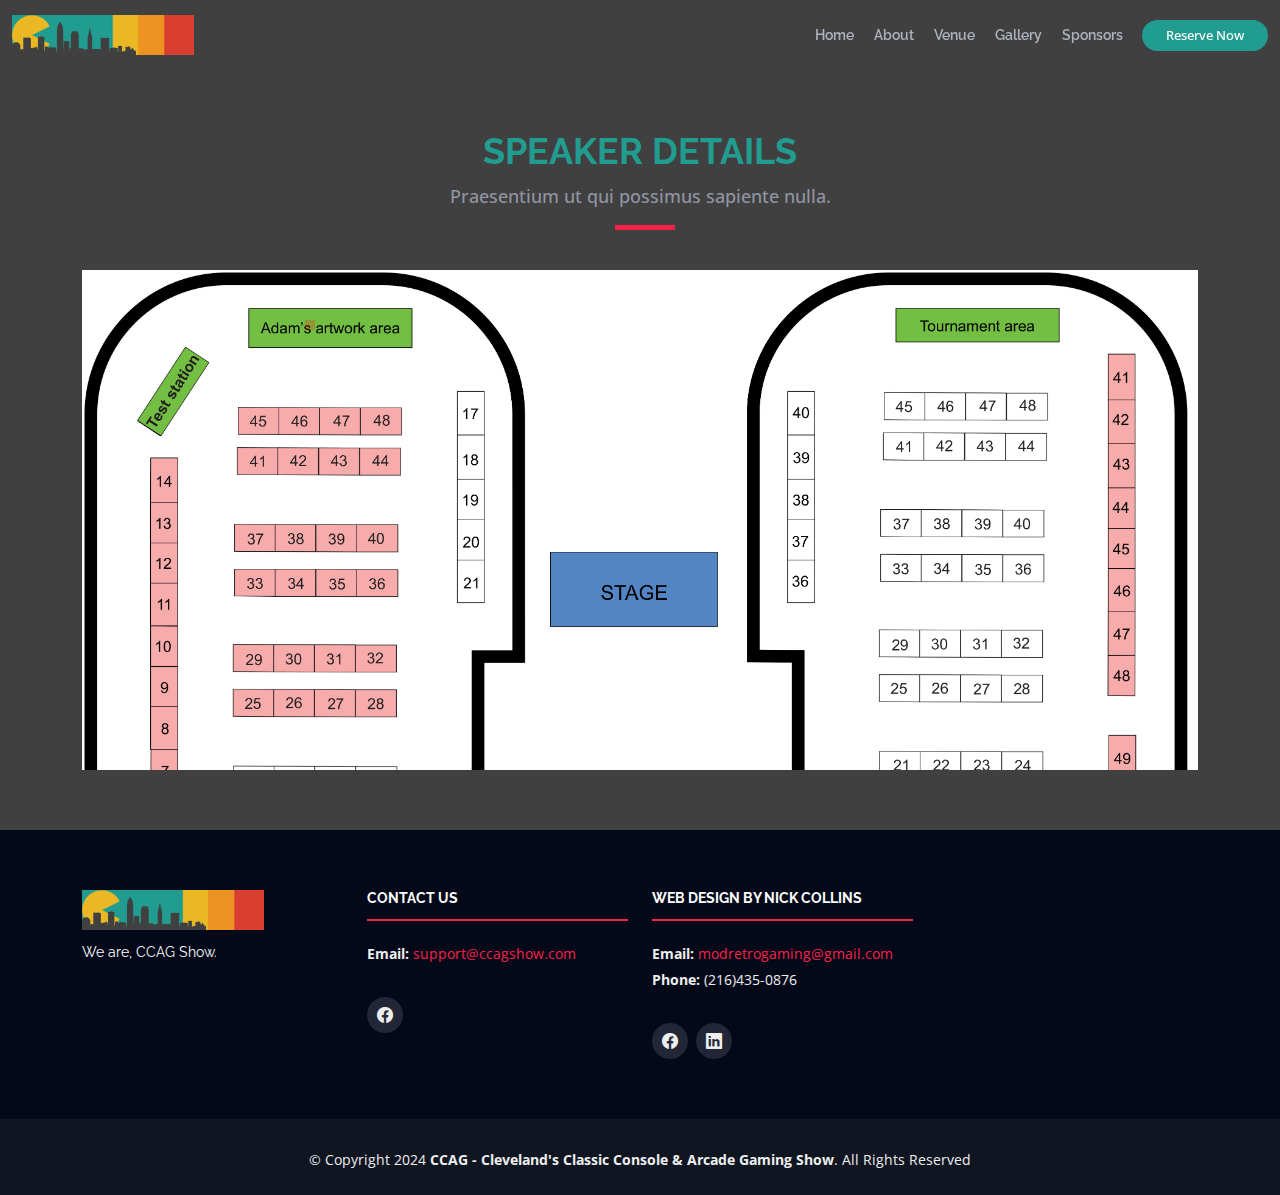
<file: booth_status.html>
<!DOCTYPE html>
<html lang="en">

<head>
  <meta charset="utf-8">
  <meta content="width=device-width, initial-scale=1.0" name="viewport">

  <title>CCAG 2024 Registration</title>
  <meta content="" name="description">
  <meta content="" name="keywords">

  <!-- Favicons -->
  <link href="assets/img/favicon.png" rel="icon">
  <link href="assets/img/apple-touch-icon.png" rel="apple-touch-icon">

  <!-- Google Fonts -->
  <link href="https://fonts.googleapis.com/css?family=Open+Sans:300,300i,400,400i,700,700i|Raleway:300,400,500,700,800" rel="stylesheet">

  <!-- Vendor CSS Files -->
  <link href="assets/vendor/aos/aos.css" rel="stylesheet">
  <link href="assets/vendor/bootstrap/css/bootstrap.min.css" rel="stylesheet">
  <link href="assets/vendor/bootstrap-icons/bootstrap-icons.css" rel="stylesheet">
  <link href="assets/vendor/glightbox/css/glightbox.min.css" rel="stylesheet">
  <link href="assets/vendor/swiper/swiper-bundle.min.css" rel="stylesheet">

  <!-- Template Main CSS File -->
  <link href="assets/css/style.css" rel="stylesheet">

  <!-- =======================================================
  * Template Name: TheEvent
  * Updated: Sep 18 2023 with Bootstrap v5.3.2
  * Template URL: https://bootstrapmade.com/theevent-conference-event-bootstrap-template/
  * Author: BootstrapMade.com
  * License: https://bootstrapmade.com/license/
  ======================================================== -->
</head>

<body>

  <!-- ======= Header ======= -->
  <header id="header" class="d-flex align-items-center header-inner">
    <div class="container-fluid container-xxl d-flex align-items-center">

      <div id="logo" class="me-auto">
        <!-- Uncomment below if you prefer to use a text logo -->
        <!-- <h1><a href="index.html">The<span>Event</span></a></h1>-->
        <a href="index.html" class="scrollto"><img src="assets/img/logo.png" alt="" title=""></a>
      </div>

      <nav id="navbar" class="navbar order-last order-lg-0">
        <ul>
          <li><a class="nav-link scrollto " href="/index.html#hero">Home</a></li>
          <li><a class="nav-link scrollto" href="/index.html#about">About</a></li>
          <!--<li><a class="nav-link scrollto" href="/index.html#speakers">Speakers</a></li>-->
          <!--<li><a class="nav-link scrollto" href="/index.html#schedule">Schedule</a></li>-->
          <li><a class="nav-link scrollto" href="/index.html#venue">Venue</a></li>
          <!--<li><a class="nav-link scrollto" href="#/index.htmlhotels">Hotels</a></li>-->
          <li><a class="nav-link scrollto" href="/index.html#gallery">Gallery</a></li>
          <li><a class="nav-link scrollto" href="/index.html#supporters">Sponsors</a></li>
          <!-- <li class="dropdown"><a href="#"><span>Drop Down</span> <i class="bi bi-chevron-down"></i></a>
          <ul>
            <li><a href="#">Drop Down 1</a></li>
            <li class="dropdown"><a href="#"><span>Deep Drop Down</span> <i class="bi bi-chevron-right"></i></a>
              <ul>
                <li><a href="#">Deep Drop Down 1</a></li>
                <li><a href="#">Deep Drop Down 2</a></li>
                <li><a href="#">Deep Drop Down 3</a></li>
                <li><a href="#">Deep Drop Down 4</a></li>
                <li><a href="#">Deep Drop Down 5</a></li>
              </ul>
            </li>
            <li><a href="#">Drop Down 2</a></li>
            <li><a href="#">Drop Down 3</a></li>
            <li><a href="#">Drop Down 4</a></li>
          </ul>
        </li> -->
          <!--<li><a class="nav-link scrollto" href="#contact">Contact</a></li>-->
        </ul>
        <i class="bi bi-list mobile-nav-toggle"></i>
      </nav><!-- .navbar -->
      <a class="buy-tickets scrollto" href="/registration.html">Reserve Now</a>

    </div>
  </header><!-- End Header -->

  <main id="main" class="main-page">

    <!-- ======= Speaker Details Sectionn ======= -->
    <section id="speakers-details">
      <div class="container">
        <div class="section-header">
          <h2>Speaker Details</h2>
          <p>Praesentium ut qui possimus sapiente nulla.</p>
        </div>

        <div class="row">
          <div class="col-md-12">
            <div id="booth-container">
              <div class="booth" style="top: 10%; left: 20%;"></div>
              <div class="booth2" style="top: 0%; left: 25%;"></div>
              <!-- Add more booth divs as needed -->
            </div>
          </div>
          </div>
          </div>
          

          



    </section>

  </main><!-- End #main -->

      <!-- ======= Footer ======= -->
      <footer id="footer">
        <div class="footer-top">
           <div class="container">
              <div class="row">
                 <div class="col-lg-3 col-md-6 footer-info">
                    <img src="assets/img/logo.png" alt="TheEvenet">
                    <p>We are, CCAG Show.</p>
                 </div>
                 <!--	
                    <div class="col-lg-3 col-md-6 footer-links">
                      <h4>Useful Links</h4>
                      <ul>
                        <li><i class="bi bi-chevron-right"></i> <a href="#">Home</a></li>
                        <li><i class="bi bi-chevron-right"></i> <a href="#">About us</a></li>
                        <li><i class="bi bi-chevron-right"></i> <a href="#">Services</a></li>
                        <li><i class="bi bi-chevron-right"></i> <a href="#">Terms of service</a></li>
                        <li><i class="bi bi-chevron-right"></i> <a href="#">Privacy policy</a></li>
                      </ul>
                    </div>
                    -->
                 <!--
                    <div class="col-lg-3 col-md-6 footer-links">
                      <h4>Useful Links</h4>
                      <ul>
                        <li><i class="bi bi-chevron-right"></i> <a href="#">Home</a></li>
                        <li><i class="bi bi-chevron-right"></i> <a href="#">About us</a></li>
                        <li><i class="bi bi-chevron-right"></i> <a href="#">Services</a></li>
                        <li><i class="bi bi-chevron-right"></i> <a href="#">Terms of service</a></li>
                        <li><i class="bi bi-chevron-right"></i> <a href="#">Privacy policy</a></li>
                      </ul>
                    </div>
                    -->
                 <div class="col-lg-3 col-md-6 footer-contact">
                    <h4>Contact Us</h4>
                    <p>
                       <strong>Email:  </strong><a href="mailto:support@ccagshow.com" target="_blank">support@ccagshow.com</a><br>
                    </p>
                    <div class="social-links">
                       <!--<a href="#" class="twitter"><i class="bi bi-twitter"></i></a>-->
                       <a href="https://www.facebook.com/CCAGshow" target="_blank" class="facebook"><i class="bi bi-facebook"></i></a>
                       <!--<a href="#" class="instagram"><i class="bi bi-instagram"></i></a>-->
                       <!--<a href="#" class="google-plus"><i class="bi bi-instagram"></i></a>-->
                       <!--<a href="#" class="linkedin"><i class="bi bi-linkedin"></i></a>-->
                    </div>
                 </div>
                 <div class="col-lg-3 col-md-6 footer-contact">
                    <h4>WEB DESIGN by NICK COLLINS</h4>
                    <p>
                       <strong>Email:  </strong><a href="mailto:modretrogaming@gmail.com" target="_blank">modretrogaming@gmail.com</a><br>
                       <strong>Phone:  </strong>(216)435-0876<br>
                    </p>
                    <div class="social-links">
                       <!--<a href="#" class="twitter"><i class="bi bi-twitter"></i></a>-->
                       <a href="https://www.facebook.com/ModRetroGaming" target="_blank" class="facebook"><i class="bi bi-facebook"></i></a>
                       <!--<a href="#" class="instagram"><i class="bi bi-instagram"></i></a>-->
                       <!--<a href="#" class="google-plus"><i class="bi bi-instagram"></i></a>-->
                       <a href="https://www.linkedin.com/public-profile/settings?trk=d_flagship3_profile_self_view_public_profile" target="_blank" class="linkedin"><i class="bi bi-linkedin"></i></a>
                    </div>
                 </div>
              </div>
           </div>
        </div>
        <div class="container">
           <div class="copyright">
              &copy; Copyright 2024 <strong>CCAG - Cleveland's Classic Console & Arcade Gaming Show</strong>. All Rights Reserved
           </div>
        </div>
     </footer>
     <!-- End  Footer -->

 <a href="#" class="back-to-top d-flex align-items-center justify-content-center"><i class="bi bi-arrow-up-short"></i></a>

 <!-- Vendor JS Files -->
 <script src="assets/vendor/aos/aos.js"></script>
 <script src="assets/vendor/bootstrap/js/bootstrap.bundle.min.js"></script>
 <script src="assets/vendor/glightbox/js/glightbox.min.js"></script>
 <script src="assets/vendor/swiper/swiper-bundle.min.js"></script>
 <script src="assets/vendor/php-email-form/validate.js"></script>

 <!-- Template Main JS File -->
 <script src="assets/js/main.js"></script>

</body>

</html>
</file>
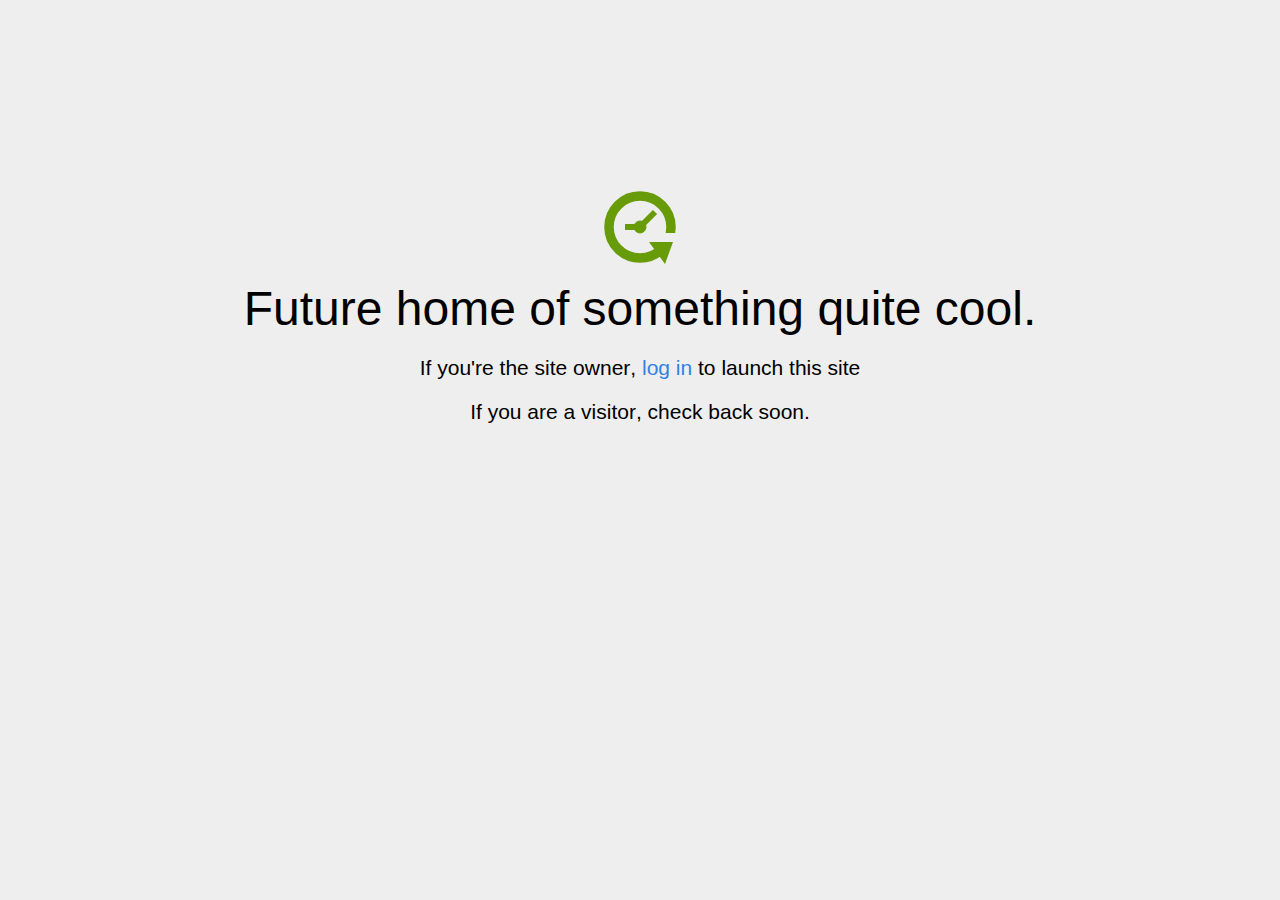
<file: home.html>
<!DOCTYPE html>
<html>
<head>
<title>Coming Soon</title>
<meta http-equiv="content-type" content="text/html; charset=utf-8" >
<meta name="viewport" content="width=device-width, initial-scale=1.0">
<style type="text/css">
body {
  /*background: linear-gradient(90deg, white, gray);*/
  background-color: #eee;
}

body, h1, p {
  font-family: "Helvetica Neue", "Segoe UI", Segoe, Helvetica, Arial, "Lucida Grande", sans-serif;
  font-weight: normal;
  margin: 0;
  padding: 0;
  text-align: center;
}

.container {
  margin-left:  auto;
  margin-right:  auto;
  margin-top: 177px;
  max-width: 1170px;
  padding-right: 15px;
  padding-left: 15px;
}

.row:before, .row:after {
  display: table;
  content: " ";
}

h1 {
  font-size: 48px;
  font-weight: 300;
  margin: 0 0 20px 0;
}

.lead {
  font-size: 21px;
  font-weight: 200;
  margin-bottom: 20px;
}

p {
  margin: 0 0 10px;
}

a {
  color: #3282e6;
  text-decoration: none;
}
</style>
</head>

<body>
<div class="container text-center" id="error">

  <svg height="100" width="100">
    <circle cx="50" cy="50" r="31" stroke="#679b08" stroke-width="9.5" fill="none" />
    <circle cx="50" cy="50" r="6" stroke="#679b08" stroke-width="1" fill="#679b08" />
    <line x1="50" y1="50" x2="35" y2="50" style="stroke:#679b08;stroke-width:6" />
    <line x1="65" y1="35" x2="50" y2="50" style="stroke:#679b08;stroke-width:6" />
    <path d="M59 65 L83 65 L75 87 Z" fill="#679b08" />
    <rect width="20" height="9" x="70" y="56" style="fill:#eee;stroke-width:0;" />
  </svg>
  <div class="row">
    <div class="col-md-12">
      <div class="main-icon text-success"><span class="uxicon uxicon-clock-refresh"></span></div>
      <h1>Future home of something quite cool.</h1>
      <p class="lead">If you're the <strong>site owner</strong>, <a href="/cpanel">log in</a> to launch this site</p>
      <p class="lead">If you are a <strong>visitor</strong>, check back soon.</p>
    </div>
  </div>

</div>

</body>
</html>
</file>
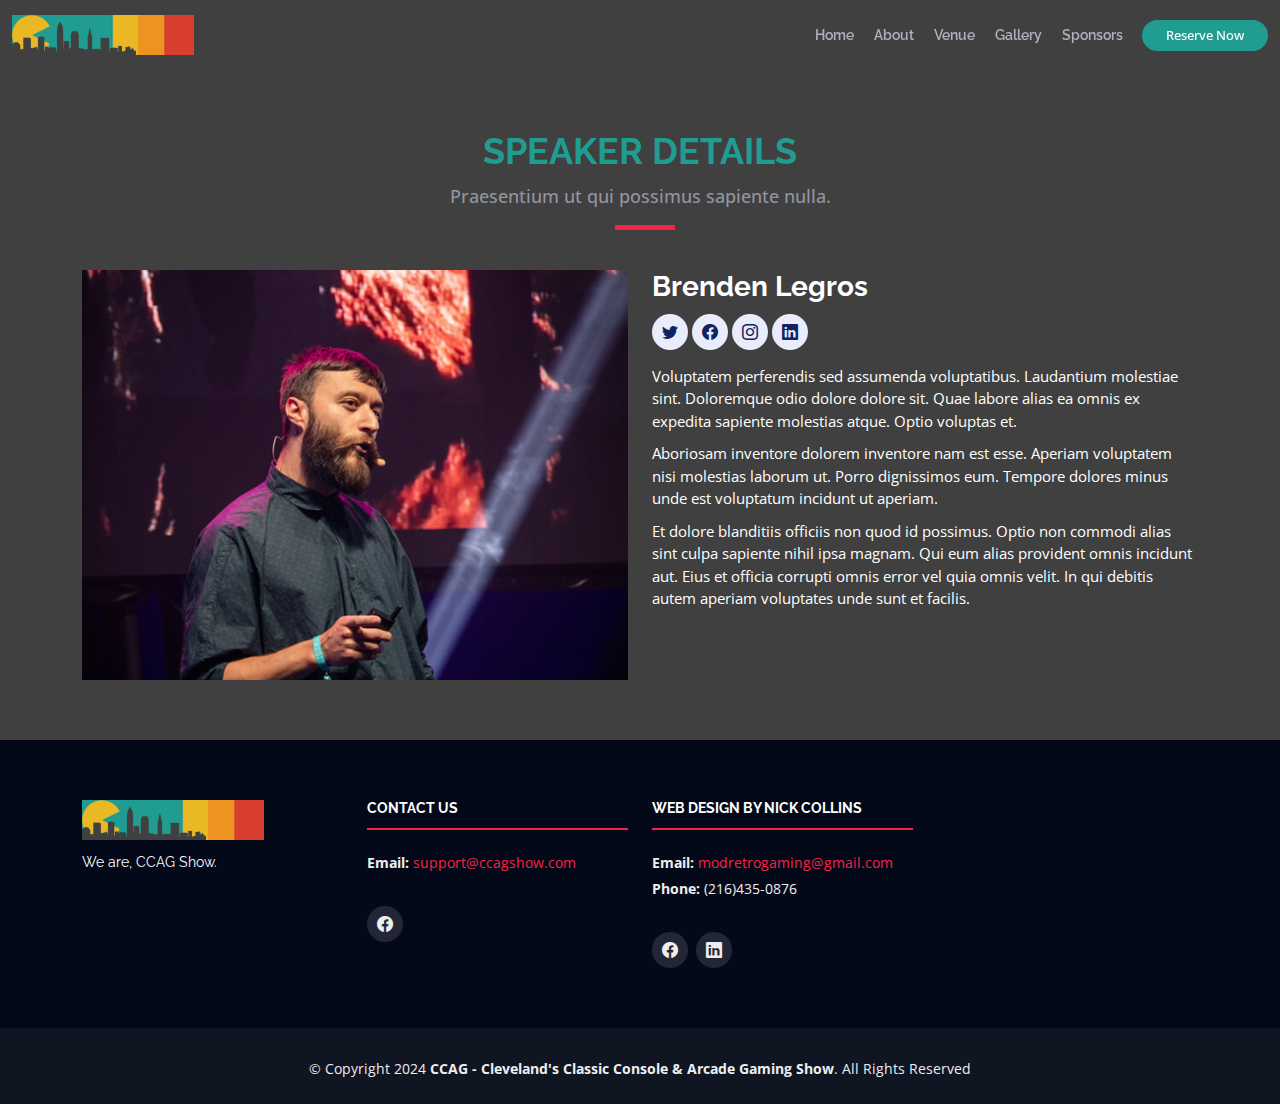
<file: i(2)-details.html>
<!DOCTYPE html>
<html lang="en">

<head>
  <meta charset="utf-8">
  <meta content="width=device-width, initial-scale=1.0" name="viewport">

  <title>CCAG 2024 Registration</title>
  <meta content="" name="description">
  <meta content="" name="keywords">

  <!-- Favicons -->
  <link href="assets/img/favicon.png" rel="icon">
  <link href="assets/img/apple-touch-icon.png" rel="apple-touch-icon">

  <!-- Google Fonts -->
  <link href="https://fonts.googleapis.com/css?family=Open+Sans:300,300i,400,400i,700,700i|Raleway:300,400,500,700,800" rel="stylesheet">

  <!-- Vendor CSS Files -->
  <link href="assets/vendor/aos/aos.css" rel="stylesheet">
  <link href="assets/vendor/bootstrap/css/bootstrap.min.css" rel="stylesheet">
  <link href="assets/vendor/bootstrap-icons/bootstrap-icons.css" rel="stylesheet">
  <link href="assets/vendor/glightbox/css/glightbox.min.css" rel="stylesheet">
  <link href="assets/vendor/swiper/swiper-bundle.min.css" rel="stylesheet">

  <!-- Template Main CSS File -->
  <link href="assets/css/style.css" rel="stylesheet">

  <!-- =======================================================
  * Template Name: TheEvent
  * Updated: Sep 18 2023 with Bootstrap v5.3.2
  * Template URL: https://bootstrapmade.com/theevent-conference-event-bootstrap-template/
  * Author: BootstrapMade.com
  * License: https://bootstrapmade.com/license/
  ======================================================== -->
</head>

<body>

  <!-- ======= Header ======= -->
  <header id="header" class="d-flex align-items-center header-inner">
    <div class="container-fluid container-xxl d-flex align-items-center">

      <div id="logo" class="me-auto">
        <!-- Uncomment below if you prefer to use a text logo -->
        <!-- <h1><a href="index.html">The<span>Event</span></a></h1>-->
        <a href="index.html" class="scrollto"><img src="assets/img/logo.png" alt="" title=""></a>
      </div>

      <nav id="navbar" class="navbar order-last order-lg-0">
        <ul>
          <li><a class="nav-link scrollto " href="/index.html#hero">Home</a></li>
          <li><a class="nav-link scrollto" href="/index.html#about">About</a></li>
          <!--<li><a class="nav-link scrollto" href="/index.html#speakers">Speakers</a></li>-->
          <!--<li><a class="nav-link scrollto" href="/index.html#schedule">Schedule</a></li>-->
          <li><a class="nav-link scrollto" href="/index.html#venue">Venue</a></li>
          <!--<li><a class="nav-link scrollto" href="#/index.htmlhotels">Hotels</a></li>-->
          <li><a class="nav-link scrollto" href="/index.html#gallery">Gallery</a></li>
          <li><a class="nav-link scrollto" href="/index.html#supporters">Sponsors</a></li>
          <!-- <li class="dropdown"><a href="#"><span>Drop Down</span> <i class="bi bi-chevron-down"></i></a>
          <ul>
            <li><a href="#">Drop Down 1</a></li>
            <li class="dropdown"><a href="#"><span>Deep Drop Down</span> <i class="bi bi-chevron-right"></i></a>
              <ul>
                <li><a href="#">Deep Drop Down 1</a></li>
                <li><a href="#">Deep Drop Down 2</a></li>
                <li><a href="#">Deep Drop Down 3</a></li>
                <li><a href="#">Deep Drop Down 4</a></li>
                <li><a href="#">Deep Drop Down 5</a></li>
              </ul>
            </li>
            <li><a href="#">Drop Down 2</a></li>
            <li><a href="#">Drop Down 3</a></li>
            <li><a href="#">Drop Down 4</a></li>
          </ul>
        </li> -->
          <!--<li><a class="nav-link scrollto" href="#contact">Contact</a></li>-->
        </ul>
        <i class="bi bi-list mobile-nav-toggle"></i>
      </nav><!-- .navbar -->
      <a class="buy-tickets scrollto" href="/registration.html">Reserve Now</a>

    </div>
  </header><!-- End Header -->

  <main id="main" class="main-page">

    <!-- ======= Speaker Details Sectionn ======= -->
    <section id="speakers-details">
      <div class="container">
        <div class="section-header">
          <h2>Speaker Details</h2>
          <p>Praesentium ut qui possimus sapiente nulla.</p>
        </div>

        <div class="row">
          <div class="col-md-6">
            <img src="assets/img/speakers/1.jpg" alt="Speaker 1" class="img-fluid">
          </div>

          <div class="col-md-6">
            <div class="details">
              <h2>Brenden Legros</h2>
              <div class="social">
                <a href=""><i class="bi bi-twitter"></i></a>
                <a href=""><i class="bi bi-facebook"></i></a>
                <a href=""><i class="bi bi-instagram"></i></a>
                <a href=""><i class="bi bi-linkedin"></i></a>
              </div>
              <p>Voluptatem perferendis sed assumenda voluptatibus. Laudantium molestiae sint. Doloremque odio dolore dolore sit. Quae labore alias ea omnis ex expedita sapiente molestias atque. Optio voluptas et.</p>

              <p>Aboriosam inventore dolorem inventore nam est esse. Aperiam voluptatem nisi molestias laborum ut. Porro dignissimos eum. Tempore dolores minus unde est voluptatum incidunt ut aperiam.</p>

              <p>Et dolore blanditiis officiis non quod id possimus. Optio non commodi alias sint culpa sapiente nihil ipsa magnam. Qui eum alias provident omnis incidunt aut. Eius et officia corrupti omnis error vel quia omnis velit. In qui debitis autem aperiam voluptates unde sunt et facilis.</p>
            </div>
          </div>

        </div>
      </div>

    </section>

  </main><!-- End #main -->

      <!-- ======= Footer ======= -->
      <footer id="footer">
        <div class="footer-top">
           <div class="container">
              <div class="row">
                 <div class="col-lg-3 col-md-6 footer-info">
                    <img src="assets/img/logo.png" alt="TheEvenet">
                    <p>We are, CCAG Show.</p>
                 </div>
                 <!--	
                    <div class="col-lg-3 col-md-6 footer-links">
                      <h4>Useful Links</h4>
                      <ul>
                        <li><i class="bi bi-chevron-right"></i> <a href="#">Home</a></li>
                        <li><i class="bi bi-chevron-right"></i> <a href="#">About us</a></li>
                        <li><i class="bi bi-chevron-right"></i> <a href="#">Services</a></li>
                        <li><i class="bi bi-chevron-right"></i> <a href="#">Terms of service</a></li>
                        <li><i class="bi bi-chevron-right"></i> <a href="#">Privacy policy</a></li>
                      </ul>
                    </div>
                    -->
                 <!--
                    <div class="col-lg-3 col-md-6 footer-links">
                      <h4>Useful Links</h4>
                      <ul>
                        <li><i class="bi bi-chevron-right"></i> <a href="#">Home</a></li>
                        <li><i class="bi bi-chevron-right"></i> <a href="#">About us</a></li>
                        <li><i class="bi bi-chevron-right"></i> <a href="#">Services</a></li>
                        <li><i class="bi bi-chevron-right"></i> <a href="#">Terms of service</a></li>
                        <li><i class="bi bi-chevron-right"></i> <a href="#">Privacy policy</a></li>
                      </ul>
                    </div>
                    -->
                 <div class="col-lg-3 col-md-6 footer-contact">
                    <h4>Contact Us</h4>
                    <p>
                       <strong>Email:  </strong><a href="mailto:support@ccagshow.com" target="_blank">support@ccagshow.com</a><br>
                    </p>
                    <div class="social-links">
                       <!--<a href="#" class="twitter"><i class="bi bi-twitter"></i></a>-->
                       <a href="https://www.facebook.com/CCAGshow" target="_blank" class="facebook"><i class="bi bi-facebook"></i></a>
                       <!--<a href="#" class="instagram"><i class="bi bi-instagram"></i></a>-->
                       <!--<a href="#" class="google-plus"><i class="bi bi-instagram"></i></a>-->
                       <!--<a href="#" class="linkedin"><i class="bi bi-linkedin"></i></a>-->
                    </div>
                 </div>
                 <div class="col-lg-3 col-md-6 footer-contact">
                    <h4>WEB DESIGN by NICK COLLINS</h4>
                    <p>
                       <strong>Email:  </strong><a href="mailto:modretrogaming@gmail.com" target="_blank">modretrogaming@gmail.com</a><br>
                       <strong>Phone:  </strong>(216)435-0876<br>
                    </p>
                    <div class="social-links">
                       <!--<a href="#" class="twitter"><i class="bi bi-twitter"></i></a>-->
                       <a href="https://www.facebook.com/ModRetroGaming" target="_blank" class="facebook"><i class="bi bi-facebook"></i></a>
                       <!--<a href="#" class="instagram"><i class="bi bi-instagram"></i></a>-->
                       <!--<a href="#" class="google-plus"><i class="bi bi-instagram"></i></a>-->
                       <a href="https://www.linkedin.com/public-profile/settings?trk=d_flagship3_profile_self_view_public_profile" target="_blank" class="linkedin"><i class="bi bi-linkedin"></i></a>
                    </div>
                 </div>
              </div>
           </div>
        </div>
        <div class="container">
           <div class="copyright">
              &copy; Copyright 2024 <strong>CCAG - Cleveland's Classic Console & Arcade Gaming Show</strong>. All Rights Reserved
           </div>
        </div>
     </footer>
     <!-- End  Footer -->

 <a href="#" class="back-to-top d-flex align-items-center justify-content-center"><i class="bi bi-arrow-up-short"></i></a>

 <!-- Vendor JS Files -->
 <script src="assets/vendor/aos/aos.js"></script>
 <script src="assets/vendor/bootstrap/js/bootstrap.bundle.min.js"></script>
 <script src="assets/vendor/glightbox/js/glightbox.min.js"></script>
 <script src="assets/vendor/swiper/swiper-bundle.min.js"></script>
 <script src="assets/vendor/php-email-form/validate.js"></script>

 <!-- Template Main JS File -->
 <script src="assets/js/main.js"></script>

</body>

</html>
</file>
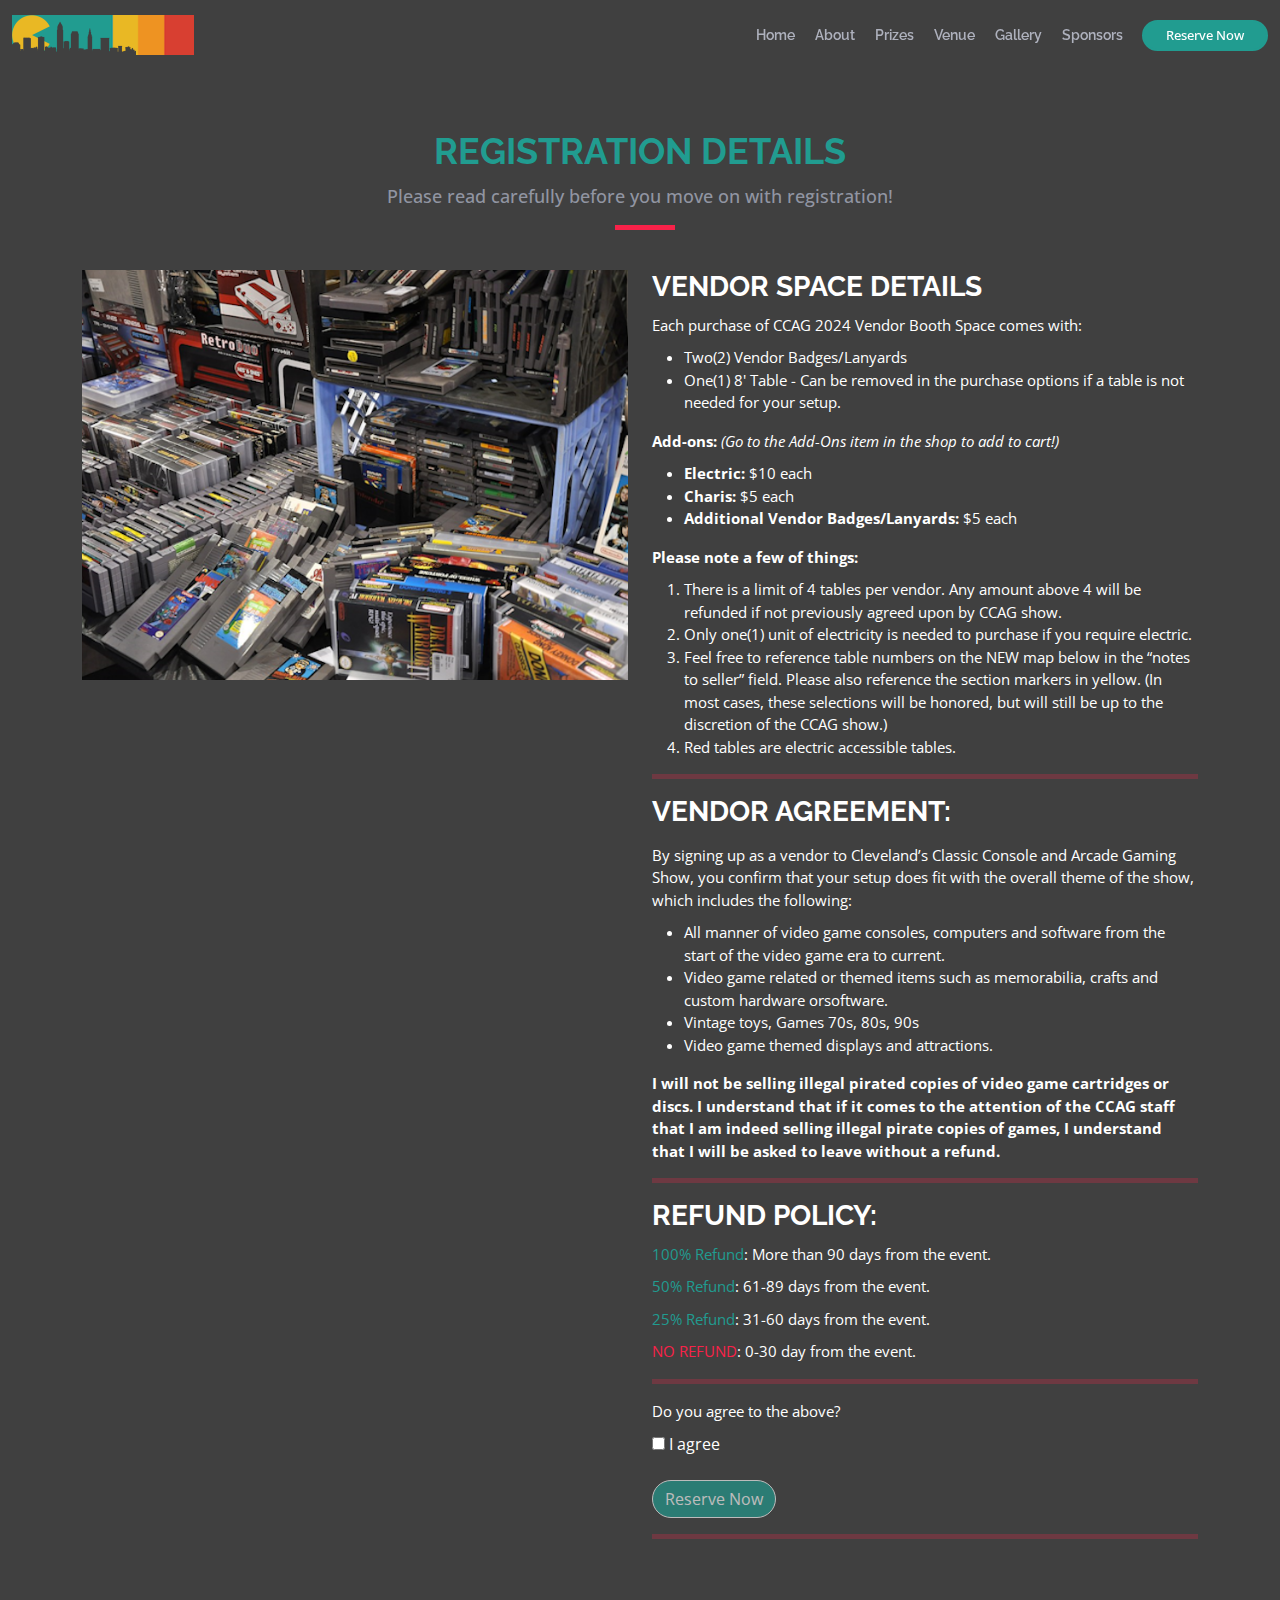
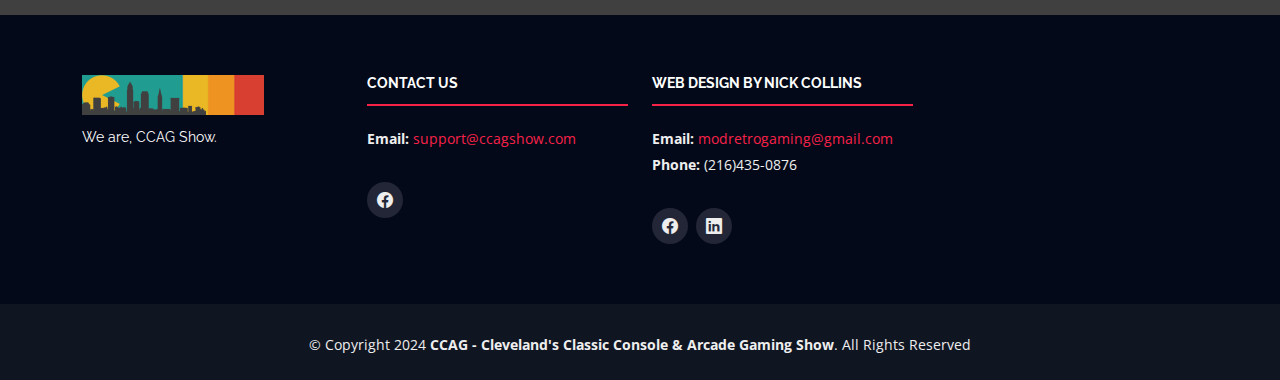
<file: registration.html>
<!DOCTYPE html>
<html lang="en">

<head>
  <meta charset="utf-8">
  <meta content="width=device-width, initial-scale=1.0" name="viewport">

  <title>CCAG 2024 Registration</title>
  <meta content="" name="description">
  <meta content="" name="keywords">

  <!-- Favicons -->
  <link href="assets/img/favicon.png" rel="icon">
  <link href="assets/img/apple-touch-icon.png" rel="apple-touch-icon">

  <!-- Google Fonts -->
  <link href="https://fonts.googleapis.com/css?family=Open+Sans:300,300i,400,400i,700,700i|Raleway:300,400,500,700,800" rel="stylesheet">

  <!-- Vendor CSS Files -->
  <link href="assets/vendor/aos/aos.css" rel="stylesheet">
  <link href="assets/vendor/bootstrap/css/bootstrap.min.css" rel="stylesheet">
  <link href="assets/vendor/bootstrap-icons/bootstrap-icons.css" rel="stylesheet">
  <link href="assets/vendor/glightbox/css/glightbox.min.css" rel="stylesheet">
  <link href="assets/vendor/swiper/swiper-bundle.min.css" rel="stylesheet">

  <!-- Template Main CSS File -->
  <link href="assets/css/style.css" rel="stylesheet">

  <!-- =======================================================
  * Template Name: TheEvent
  * Updated: Sep 18 2023 with Bootstrap v5.3.2
  * Template URL: https://bootstrapmade.com/theevent-conference-event-bootstrap-template/
  * Author: BootstrapMade.com
  * License: https://bootstrapmade.com/license/
  ======================================================== -->
</head>

<body>

  <!-- ======= Header ======= -->
  <header id="header" class="d-flex align-items-center header-inner">
    <div class="container-fluid container-xxl d-flex align-items-center">

      <div id="logo" class="me-auto">
        <!-- Uncomment below if you prefer to use a text logo -->
        <!-- <h1><a href="index.html">The<span>Event</span></a></h1>-->
        <a href="index.html" class="scrollto"><img src="assets/img/logo.png" alt="" title=""></a>
      </div>

      <nav id="navbar" class="navbar order-last order-lg-0">
        <ul>
          <li><a class="nav-link scrollto " href="/index.html#hero">Home</a></li>
          <li><a class="nav-link scrollto" href="/index.html#about">About</a></li>
          <!--<li><a class="nav-link scrollto" href="/index.html#speakers">Speakers</a></li>-->
          <!--<li><a class="nav-link scrollto" href="/index.html#schedule">Schedule</a></li>-->
          <li><a class="nav-link scrollto" href="/index.html#prizes">Prizes</a></li>
          <li><a class="nav-link scrollto" href="/index.html#venue">Venue</a></li>
          <!--<li><a class="nav-link scrollto" href="#/index.htmlhotels">Hotels</a></li>-->
          <li><a class="nav-link scrollto" href="/index.html#gallery">Gallery</a></li>
          <li><a class="nav-link scrollto" href="/index.html#supporters">Sponsors</a></li>
          <!-- <li class="dropdown"><a href="#"><span>Drop Down</span> <i class="bi bi-chevron-down"></i></a>
          <ul>
            <li><a href="#">Drop Down 1</a></li>
            <li class="dropdown"><a href="#"><span>Deep Drop Down</span> <i class="bi bi-chevron-right"></i></a>
              <ul>
                <li><a href="#">Deep Drop Down 1</a></li>
                <li><a href="#">Deep Drop Down 2</a></li>
                <li><a href="#">Deep Drop Down 3</a></li>
                <li><a href="#">Deep Drop Down 4</a></li>
                <li><a href="#">Deep Drop Down 5</a></li>
              </ul>
            </li>
            <li><a href="#">Drop Down 2</a></li>
            <li><a href="#">Drop Down 3</a></li>
            <li><a href="#">Drop Down 4</a></li>
          </ul>
        </li> -->
          <!--<li><a class="nav-link scrollto" href="#contact">Contact</a></li>-->
        </ul>
        <i class="bi bi-list mobile-nav-toggle"></i>
      </nav><!-- .navbar -->
      <a class="buy-tickets scrollto" href="/registration.html">Reserve Now</a>

    </div>
  </header><!-- End Header -->

  <main id="main" class="main-page">

    <!-- ======= Speaker Details Sectionn ======= -->
    <section id="speakers-details">
      <div class="container">
        <div class="section-header">
          <h2>Registration Details</h2>
          <p>Please read carefully before you move on with registration!</p>
        </div>

        <div class="row">
          <div class="col-md-6">
            <img src="assets/img/speakers/1.png" alt="Speaker 1" class="img-fluid">
          </div>

          <div class="col-md-6">
            <div class="details">
              <h2>VENDOR SPACE DETAILS</h2>
              <p>Each purchase of CCAG 2024 Vendor Booth Space comes with:
                  <ul>
                     <li>Two(2) Vendor Badges/Lanyards</li>
                     <li>One(1) 8' Table - Can be removed in the purchase options if a table is not needed for your setup.</li>
                  </ul>
               <p> <strong>Add-ons:</strong> <i>(Go to the Add-Ons item in the shop to add to cart!)</i></p>
                  <ul>
                     <li><strong>Electric:</strong> $10 each</li>
                     <li><strong>Charis:</strong> $5 each</li>
                     <li><strong>Additional Vendor Badges/Lanyards:</strong>  $5 each</li>
                  </ul>
               <p><strong>Please note a few of things:</strong></p>
                  <ol>
                     <li>There is a limit of 4 tables per vendor. Any amount above 4 will be refunded if not previously agreed upon by CCAG show.</li>
                     <li>Only one(1) unit of electricity is needed to purchase if you require electric.</li>
                     <li>Feel free to reference table numbers on the NEW map below in the “notes to seller” field. Please also reference the section markers in yellow. (In most cases, these selections will be honored, but will still be up to the discretion of the CCAG show.)</li>
                     <li>Red tables are electric accessible tables.</li>
                  </ol>
               <hr class="solid">
              <h2>VENDOR AGREEMENT:</h2>
              <div class="social">
              </div>
              <p>By signing up as a vendor to Cleveland’s Classic Console and Arcade Gaming Show, you confirm that your setup does fit with the overall theme of the show, which includes the following:</p>
                  <ul>
                     <li>All manner of video game consoles, computers and software from the start of the video game era to current.</li>
                     <li>Video game related or themed items such as memorabilia, crafts and custom hardware orsoftware.</li>
                     <li>Vintage toys, Games 70s, 80s, 90s</li>
                     <li>Video game themed displays and attractions.</li>
                  </ul>
              </p>

              <p><b>I will not be selling illegal pirated copies of video game cartridges or discs. I understand that if it comes to the attention of the CCAG staff that I am indeed selling illegal pirate copies of games, I understand that I will be asked to leave without a refund.</b></p>
              <hr class="solid">
              <h2>REFUND POLICY:</h2>

              <p><span style="color: #219C90;">100% Refund</span>: More than 90 days from the event.</p>
              <p><span style="color: #219C90;">50% Refund</span>: 61-89 days from the event.</p>
              <p><span style="color: #219C90;">25% Refund</span>: 31-60 days from the event.</p>
              <p><span style="color: #f82249;">NO REFUND</span>: 0-30 day from the event.</p>
              
            <hr class="solid">
            <p>Do you agree to the above?</p>

              <div class="special-section">
               <input type="checkbox" id="agree" name="user_agreement">
               <label for="agree">I agree</label>
               <br>
               <br>
               <button type="button" class="btn" onclick="window.open('https://ccagshow.square.site/', '_blank');" data-ticket-type="standard-access" id="reserveButton" disabled>Reserve Now</button>
             
            </div>
                <script>
                  document.getElementById('agree').addEventListener('change', function(e) {
                     document.getElementById('reserveButton').disabled = !e.target.checked;
                  });
                  </script>
             

              <hr class="solid">
            </div>
          </div>

        </div>
      </div>

    </section>

  </main><!-- End #main -->

      <!-- ======= Footer ======= -->
      <footer id="footer">
         <div class="footer-top">
            <div class="container">
               <div class="row">
                  <div class="col-lg-3 col-md-6 footer-info">
                     <img src="assets/img/logo.png" alt="TheEvenet">
                     <p>We are, CCAG Show.</p>
                  </div>
                  <!--	
                     <div class="col-lg-3 col-md-6 footer-links">
                       <h4>Useful Links</h4>
                       <ul>
                         <li><i class="bi bi-chevron-right"></i> <a href="#">Home</a></li>
                         <li><i class="bi bi-chevron-right"></i> <a href="#">About us</a></li>
                         <li><i class="bi bi-chevron-right"></i> <a href="#">Services</a></li>
                         <li><i class="bi bi-chevron-right"></i> <a href="#">Terms of service</a></li>
                         <li><i class="bi bi-chevron-right"></i> <a href="#">Privacy policy</a></li>
                       </ul>
                     </div>
                     -->
                  <!--
                     <div class="col-lg-3 col-md-6 footer-links">
                       <h4>Useful Links</h4>
                       <ul>
                         <li><i class="bi bi-chevron-right"></i> <a href="#">Home</a></li>
                         <li><i class="bi bi-chevron-right"></i> <a href="#">About us</a></li>
                         <li><i class="bi bi-chevron-right"></i> <a href="#">Services</a></li>
                         <li><i class="bi bi-chevron-right"></i> <a href="#">Terms of service</a></li>
                         <li><i class="bi bi-chevron-right"></i> <a href="#">Privacy policy</a></li>
                       </ul>
                     </div>
                     -->
                  <div class="col-lg-3 col-md-6 footer-contact">
                     <h4>Contact Us</h4>
                     <p>
                        <strong>Email:  </strong><a href="mailto:support@ccagshow.com" target="_blank">support@ccagshow.com</a><br>
                     </p>
                     <div class="social-links">
                        <!--<a href="#" class="twitter"><i class="bi bi-twitter"></i></a>-->
                        <a href="https://www.facebook.com/CCAGshow" target="_blank" class="facebook"><i class="bi bi-facebook"></i></a>
                        <!--<a href="#" class="instagram"><i class="bi bi-instagram"></i></a>-->
                        <!--<a href="#" class="google-plus"><i class="bi bi-instagram"></i></a>-->
                        <!--<a href="#" class="linkedin"><i class="bi bi-linkedin"></i></a>-->
                     </div>
                  </div>
                  <div class="col-lg-3 col-md-6 footer-contact">
                     <h4>WEB DESIGN by NICK COLLINS</h4>
                     <p>
                        <strong>Email:  </strong><a href="mailto:modretrogaming@gmail.com" target="_blank">modretrogaming@gmail.com</a><br>
                        <strong>Phone:  </strong>(216)435-0876<br>
                     </p>
                     <div class="social-links">
                        <!--<a href="#" class="twitter"><i class="bi bi-twitter"></i></a>-->
                        <a href="https://www.facebook.com/ModRetroGaming" target="_blank" class="facebook"><i class="bi bi-facebook"></i></a>
                        <!--<a href="#" class="instagram"><i class="bi bi-instagram"></i></a>-->
                        <!--<a href="#" class="google-plus"><i class="bi bi-instagram"></i></a>-->
                        <a href="https://www.linkedin.com/public-profile/settings?trk=d_flagship3_profile_self_view_public_profile" target="_blank" class="linkedin"><i class="bi bi-linkedin"></i></a>
                     </div>
                  </div>
               </div>
            </div>
         </div>
         <div class="container">
            <div class="copyright">
               &copy; Copyright 2024 <strong>CCAG - Cleveland's Classic Console & Arcade Gaming Show</strong>. All Rights Reserved
            </div>
         </div>
      </footer>
      <!-- End  Footer -->

  <a href="#" class="back-to-top d-flex align-items-center justify-content-center"><i class="bi bi-arrow-up-short"></i></a>

  <!-- Vendor JS Files -->
  <script src="assets/vendor/aos/aos.js"></script>
  <script src="assets/vendor/bootstrap/js/bootstrap.bundle.min.js"></script>
  <script src="assets/vendor/glightbox/js/glightbox.min.js"></script>
  <script src="assets/vendor/swiper/swiper-bundle.min.js"></script>
  <script src="assets/vendor/php-email-form/validate.js"></script>

  <!-- Template Main JS File -->
  <script src="assets/js/main.js"></script>

</body>

</html>
</file>
<file: assets/css/style.css>
/**
* Template Name: TheEvent
* Updated: Sep 18 2023 with Bootstrap v5.3.2
* Template URL: https://bootstrapmade.com/theevent-conference-event-bootstrap-template/
* Author: BootstrapMade.com
* License: https://bootstrapmade.com/license/
*/

/*--------------------------------------------------------------
# General
--------------------------------------------------------------*/
body {
  background: #404040;
  color: #2f3138;
  font-family: "Open Sans", sans-serif;
}

a {
  color: #f82249;
  text-decoration: none;
  transition: 0.5s;
}

a:hover,
a:active,
a:focus {
  color: #f8234a;
  outline: none;
  text-decoration: none;
}

p {
  padding: 0;
  margin: 0 0 30px 0;
}

h1,
h2,
h3,
h4,
h5,
h6 {
  font-family: "Raleway", sans-serif;
  font-weight: 400;
  margin: 0 0 20px 0;
  padding: 0;
  color: #219c90;
}

.main-page {
  margin-top: 70px;
}

/* Prelaoder */
#preloader {
  position: fixed;
  left: 0;
  top: 0;
  z-index: 999;
  width: 100%;
  height: 100%;
  overflow: visible;
  background: #fff url("../img/preloader.svg") no-repeat center center;
}

.centered-image {
  display: block;
  margin-left: auto;
  margin-right: auto;
}

/*--------------------------------------------------------------
# Countdown Flipper Styles
--------------------------------------------------------------*/

.flipper {
  color: #333;
  display: block;
  font-size: 50px;
  line-height: 100%;
  padding: 0;
  margin: 0;
  height: 1.7em;
}
.flipper.flipper-invisible {
  font-size: 0px !important;
}

.flipper-group {
  position: relative;
  white-space: nowrap;
  display: block;
  float: left;
  padding: 0;
  margin: 0;
}
.flipper-group label {
  position: absolute;
  color: #fff;
  font-size: 20%;
  top: 100%;
  line-height: 1em;
  left: 50%;
  -webkit-transform: translate(-50%, 0);
  transform: translate(-50%, 0);
  text-align: center;
  padding-top: 0.5em;
}

.flipper-digit {
  white-space: nowrap;
  position: relative;
  padding: 0;
  margin: 0;
  display: inline-block;
  float: left;
  height: 1.2em;
  overflow-y: hidden;
}
.flipper-digit span {
  font-size: 25%;
}

.flipper-delimiter {
  white-space: nowrap;
  display: block;
  float: left;
  padding: 0;
  margin: 0;
  color: #fff;
  min-width: 0.1em;
  white-space: nowrap;
  display: block;
  padding-top: 0.1em;
  padding-bottom: 0.1em;
  line-height: 1em;
}

.digit-face {
  display: block;
  visibility: hidden;
  position: relative;
  border-radius: 0.1em;
  top: 0;
  left: 0;
  right: 0;
  bottom: 0;
  z-index: 8;
  padding-top: 0.1em;
  padding-bottom: 0.1em;
  padding-left: 0.1em;
  padding-right: 0.1em;
  box-sizing: border-box;
  text-align: center;
}

.digit-next {
  display: block;
  position: relative;
  border-radius: 0.1em;
  top: 0;
  left: 0;
  right: 0;
  bottom: 0;
  z-index: 8;
  height: 1.2em;
  background: #fff;
  padding-top: 0.1em;
  padding-bottom: 0.1em;
  padding-left: 0.1em;
  padding-right: 0.1em;
  box-sizing: border-box;
  text-align: center;
  -webkit-user-select: none;
  -moz-user-select: none;
  -ms-user-select: none;
  user-select: none;
}

.digit-top {
  z-index: 10;
  top: 0;
  left: 0;
  right: 0;
  height: 50%;
  -webkit-backface-visibility: hidden;
  backface-visibility: hidden;
  pointer-events: none;
  overflow: hidden;
  position: absolute;
  background: #fff;
  padding-top: 0.1em;
  padding-bottom: 0;
  padding-left: 0.1em;
  padding-right: 0.1em;
  border-top-left-radius: 0.1em;
  border-top-right-radius: 0.1em;
  box-sizing: border-box;
  text-align: center;
  -webkit-user-select: none;
  -moz-user-select: none;
  -ms-user-select: none;
  user-select: none;
  transition: background 0s linear, -webkit-transform 0s linear;
  transition: transform 0s linear, background 0s linear;
  transition: transform 0s linear, background 0s linear,
    -webkit-transform 0s linear;
  -webkit-transform-origin: 0 0.6em 0 !important;
  transform-origin: 0 0.6em 0 !important;
  -webkit-transform-style: preserve-3d !important;
  transform-style: preserve-3d !important;
  z-index: 20;
}
.digit-top.r {
  transition: background 0.2s linear, -webkit-transform 0.2s linear;
  transition: transform 0.2s linear, background 0.2s linear;
  transition: transform 0.2s linear, background 0.2s linear,
    -webkit-transform 0.2s linear;
  -webkit-transform: rotateX(90deg);
  transform: rotateX(90deg);
  background: #cccccc;
}

.digit-top2 {
  visibility: hidden;
  position: absolute;
  height: 50%;
  left: 0;
  right: 0;
  background: #cccccc;
  transition: -webkit-transform 0.2s linear;
  transition: transform 0.2s linear;
  transition: transform 0.2s linear, -webkit-transform 0.2s linear;
  line-height: 0em !important;
  top: 50% !important;
  bottom: auto !important;
  padding-top: 0;
  padding-bottom: 0.1em;
  padding-left: 0.1em;
  padding-right: 0.1em;
  border-bottom-left-radius: 0.1em;
  border-bottom-right-radius: 0.1em;
  overflow: hidden;
  text-align: center;
  -webkit-user-select: none;
  -moz-user-select: none;
  -ms-user-select: none;
  user-select: none;
  transition: background 0s linear, -webkit-transform 0s linear;
  transition: transform 0s linear, background 0s linear;
  transition: transform 0s linear, background 0s linear,
    -webkit-transform 0s linear;
  -webkit-transform: rotateX(-90deg);
  transform: rotateX(-90deg);
  -webkit-transform-style: preserve-3d !important;
  transform-style: preserve-3d !important;
  -webkit-transform-origin: 0 0 0 !important;
  transform-origin: 0 0 0 !important;
  z-index: 20;
}
.digit-top2.r {
  visibility: visible;
  transition: background 0.2s linear 0.2s, -webkit-transform 0.2s linear 0.2s;
  transition: transform 0.2s linear 0.2s, background 0.2s linear 0.2s;
  transition: transform 0.2s linear 0.2s, background 0.2s linear 0.2s,
    -webkit-transform 0.2s linear 0.2s;
  -webkit-transform: rotateX(0deg);
  transform: rotateX(0deg);
  background: #fff;
}

.digit-bottom {
  -webkit-backface-visibility: hidden;
  backface-visibility: hidden;
  pointer-events: none;
  position: absolute;
  overflow: hidden;
  background: #fff;
  height: 50%;
  left: 0;
  right: 0;
  bottom: 0;
  z-index: 9;
  line-height: 0em;
  padding-top: 0;
  padding-bottom: 0.1em;
  padding-left: 0.1em;
  padding-right: 0.1em;
  border-bottom-left-radius: 0.1em;
  border-bottom-right-radius: 0.1em;
  box-sizing: border-box;
  text-align: center;
  transition: none;
}
.digit-bottom.r {
  transition: background 0.2s linear;
  background: #cccccc;
}

.flipper-digit:after {
  content: "";
  position: absolute;
  height: 2px;
  background: rgba(0, 0, 0, 0.5);
  top: 50%;
  display: block;
  z-index: 30;
  left: 0;
  right: 0;
}

/*--------------------------------------------------------------
# Back to top button
--------------------------------------------------------------*/
.back-to-top {
  position: fixed;
  visibility: hidden;
  opacity: 0;
  right: 15px;
  bottom: 15px;
  z-index: 996;
  background: #f82249;
  width: 40px;
  height: 40px;
  border-radius: 50px;
  transition: all 0.4s;
}

.back-to-top i {
  font-size: 28px;
  color: #fff;
  line-height: 0;
}

.back-to-top:hover {
  background: #f94a6a;
  color: #fff;
}

.back-to-top.active {
  visibility: visible;
  opacity: 1;
}

/* Sections Header
--------------------------------*/
.section-header {
  margin-bottom: 60px;
  position: relative;
  padding-bottom: 20px;
}

.section-header::before {
  content: "";
  position: absolute;
  display: block;
  width: 60px;
  height: 5px;
  background: #f82249;
  bottom: 0;
  left: calc(50% - 25px);
}

.section-header h2 {
  font-size: 36px;
  text-transform: uppercase;
  text-align: center;
  font-weight: 700;
  margin-bottom: 10px;
}

.section-header p {
  text-align: center;
  padding: 0;
  margin: 0;
  font-size: 18px;
  font-weight: 500;
  color: #9195a2;
}

.section-with-bg {
  background-color: #f6f7fd;
}

/*--------------------------------------------------------------
# Header
--------------------------------------------------------------*/
#header {
  height: 90px;
  position: fixed;
  left: 0;
  top: 0;
  right: 0;
  transition: all 0.5s;
  z-index: 997;
}

#header.header-scrolled,
#header.header-inner {
  background: rgba(64, 64, 64, 0.98);
  height: 70px;
}

#header #logo h1 {
  font-size: 36px;
  margin: 0;
  font-family: "Raleway", sans-serif;
  font-weight: 700;
  letter-spacing: 3px;
  text-transform: uppercase;
}

#header #logo h1 span {
  color: #d83f31;
}

#header #logo h1 a,
#header #logo h1 a:hover {
  color: #fff;
}

#header #logo img {
  padding: 0;
  margin: 0;
  max-height: 40px;
}

@media (max-width: 992px) {
  #header #logo img {
    max-height: 30px;
  }
}

/*--------------------------------------------------------------
# Buy Tickets
--------------------------------------------------------------*/
.buy-tickets {
  color: #fff;
  background: #219c90;
  padding: 7px 22px;
  margin: 0 0 0 15px;
  border-radius: 50px;
  border: 2px solid #219c90;
  transition: all ease-in-out 0.3s;
  font-weight: 500;
  line-height: 1;
  font-size: 13px;
  white-space: nowrap;
}

.buy-tickets:hover {
  background: none;
  color: #fff;
}

.buy-tickets:focus {
  color: #fff;
}

@media (max-width: 992px) {
  .buy-tickets {
    margin: 0 15px 0 0;
  }
}

/*--------------------------------------------------------------
# Navigation Menu
--------------------------------------------------------------*/
/**
* Desktop Navigation 
*/
.navbar {
  padding: 0;
}

.navbar ul {
  margin: 0;
  padding: 0;
  display: flex;
  list-style: none;
  align-items: center;
}

.navbar li {
  position: relative;
}

.navbar > ul > li {
  white-space: nowrap;
  padding: 10px 0 10px 12px;
}

.navbar a,
.navbar a:focus {
  display: flex;
  align-items: center;
  justify-content: space-between;
  color: rgba(202, 206, 221, 0.8);
  font-family: "Raleway", sans-serif;
  font-weight: 600;
  font-size: 14px;
  white-space: nowrap;
  transition: 0.3s;
  position: relative;
  padding: 6px 4px;
}

.navbar a i,
.navbar a:focus i {
  font-size: 12px;
  line-height: 0;
  margin-left: 5px;
}

.navbar > ul > li > a:before {
  content: "";
  position: absolute;
  width: 0;
  height: 2px;
  bottom: -6px;
  left: 0;
  background-color: #219c90;
  visibility: hidden;
  transition: all 0.3s ease-in-out 0s;
}

.navbar a:hover:before,
.navbar li:hover > a:before,
.navbar .active:before {
  visibility: visible;
  width: 100%;
}

.navbar a:hover,
.navbar .active,
.navbar .active:focus,
.navbar li:hover > a {
  color: #fff;
}

.navbar .dropdown ul {
  display: block;
  position: absolute;
  left: 12px;
  top: calc(100% + 30px);
  margin: 0;
  padding: 10px 0;
  z-index: 99;
  opacity: 0;
  visibility: hidden;
  background: #fff;
  box-shadow: 0px 0px 30px rgba(127, 137, 161, 0.25);
  transition: 0.3s;
}

.navbar .dropdown ul li {
  min-width: 200px;
}

.navbar .dropdown ul a {
  padding: 10px 20px;
  font-size: 14px;
  text-transform: none;
  color: #060c22;
}

.navbar .dropdown ul a i {
  font-size: 12px;
}

.navbar .dropdown ul a:hover,
.navbar .dropdown ul .active:hover,
.navbar .dropdown ul li:hover > a {
  color: #f82249;
}

.navbar .dropdown:hover > ul {
  opacity: 1;
  top: 100%;
  visibility: visible;
}

.navbar .dropdown .dropdown ul {
  top: 0;
  left: calc(100% - 30px);
  visibility: hidden;
}

.navbar .dropdown .dropdown:hover > ul {
  opacity: 1;
  top: 0;
  left: 100%;
  visibility: visible;
}

@media (max-width: 1366px) {
  .navbar .dropdown .dropdown ul {
    left: -90%;
  }

  .navbar .dropdown .dropdown:hover > ul {
    left: -100%;
  }
}

/**
* Mobile Navigation 
*/
.mobile-nav-toggle {
  color: #fff;
  font-size: 28px;
  cursor: pointer;
  display: none;
  line-height: 0;
  transition: 0.5s;
}

@media (max-width: 991px) {
  .mobile-nav-toggle {
    display: block;
  }

  .navbar ul {
    display: none;
  }
}

.navbar-mobile {
  position: fixed;
  overflow: hidden;
  top: 0;
  right: 0;
  left: 0;
  bottom: 0;
  background: rgba(0, 0, 0, 0.9);
  transition: 0.3s;
  z-index: 999;
}

.navbar-mobile .mobile-nav-toggle {
  position: absolute;
  top: 15px;
  right: 15px;
}

.navbar-mobile ul {
  display: block;
  position: absolute;
  top: 55px;
  right: 15px;
  bottom: 15px;
  left: 15px;
  padding: 10px 0;
  background-color: #fff;
  overflow-y: auto;
  transition: 0.3s;
}

.navbar-mobile > ul > li {
  padding: 0;
}

.navbar-mobile a:hover:before,
.navbar-mobile li:hover > a:before,
.navbar-mobile .active:before {
  visibility: hidden;
}

.navbar-mobile a,
.navbar-mobile a:focus {
  padding: 10px 20px;
  font-size: 15px;
  color: #060c22;
}

.navbar-mobile a:hover,
.navbar-mobile .active,
.navbar-mobile li:hover > a {
  color: #f82249;
}

.navbar-mobile .getstarted,
.navbar-mobile .getstarted:focus {
  margin: 15px;
}

.navbar-mobile .dropdown ul {
  position: static;
  display: none;
  margin: 10px 20px;
  padding: 10px 0;
  z-index: 99;
  opacity: 1;
  visibility: visible;
  background: #fff;
  box-shadow: 0px 0px 30px rgba(64, 64, 64, 0.25);
}

.navbar-mobile .dropdown ul li {
  min-width: 200px;
}

.navbar-mobile .dropdown ul a {
  padding: 10px 20px;
}

.navbar-mobile .dropdown ul a i {
  font-size: 12px;
}

.navbar-mobile .dropdown ul a:hover,
.navbar-mobile .dropdown ul .active:hover,
.navbar-mobile .dropdown ul li:hover > a {
  color: #f82249;
}

.navbar-mobile .dropdown > .dropdown-active {
  display: block;
}

/*--------------------------------------------------------------
# Hero Section
--------------------------------------------------------------*/
#hero {
  width: 100%;
  height: 100vh;
  background: url(../img/hero-bg.jpg) top center;
  background-size: cover;
  overflow: hidden;
  position: relative;
}

@media (min-width: 1024px) {
  #hero {
    background-attachment: fixed;
  }
}

#hero:before {
  content: "";
  background: rgba(0, 0, 0, 0.3);
  position: absolute;
  bottom: 0;
  top: 0;
  left: 0;
  right: 0;
}

#hero .hero-container {
  position: absolute;
  bottom: 0;
  left: 0;
  top: 90px;
  right: 0;
  display: flex;
  justify-content: center;
  align-items: center;
  flex-direction: column;
  text-align: center;
  padding: 0 15px;
}

@media (max-width: 991px) {
  #hero .hero-container {
    top: 70px;
  }
}

#hero h1 {
  color: #fff;
  font-family: "Raleway", sans-serif;
  font-size: 56px;
  font-weight: 600;
  text-transform: uppercase;
}

#hero h1 span {
  color: #f82249;
}

@media (max-width: 991px) {
  #hero h1 {
    font-size: 34px;
  }
}

#hero p {
  color: #ebebeb;
  font-weight: 700;
  font-size: 20px;
}

@media (max-width: 991px) {
  #hero p {
    font-size: 16px;
  }
}

#hero .play-btn {
  width: 94px;
  height: 94px;
  background: radial-gradient(#219c90 50%, rgba(101, 111, 150, 0.15) 52%);
  border-radius: 50%;
  display: block;
  position: relative;
  overflow: hidden;
}

#hero .play-btn::after {
  content: "";
  position: absolute;
  left: 50%;
  top: 50%;
  transform: translateX(-40%) translateY(-50%);
  width: 0;
  height: 0;
  border-top: 10px solid transparent;
  border-bottom: 10px solid transparent;
  border-left: 15px solid #fff;
  z-index: 100;
  transition: all 400ms cubic-bezier(0.55, 0.055, 0.675, 0.19);
}

#hero .play-btn:before {
  content: "";
  position: absolute;
  width: 120px;
  height: 120px;
  animation-delay: 0s;
  animation: pulsate-btn 2s;
  animation-direction: forwards;
  animation-iteration-count: infinite;
  animation-timing-function: steps;
  opacity: 1;
  border-radius: 50%;
  border: 2px solid rgba(163, 163, 163, 0.4);
  top: -15%;
  left: -15%;
  background: rgba(198, 16, 0, 0);
}

#hero .play-btn:hover::after {
  border-left: 15px solid #f82249;
  transform: scale(20);
}

#hero .play-btn:hover::before {
  content: "";
  position: absolute;
  left: 50%;
  top: 50%;
  transform: translateX(-40%) translateY(-50%);
  width: 0;
  height: 0;
  border: none;
  border-top: 10px solid transparent;
  border-bottom: 10px solid transparent;
  border-left: 15px solid #fff;
  z-index: 200;
  animation: none;
  border-radius: 0;
}

#hero .about-btn {
  font-family: "Raleway", sans-serif;
  font-weight: 500;
  font-size: 14px;
  letter-spacing: 1px;
  display: inline-block;
  padding: 12px 32px;
  border-radius: 50px;
  transition: 0.5s;
  line-height: 1;
  margin: 10px;
  color: #fff;
  animation-delay: 0.8s;
  border: 2px solid #219c90;
}

#hero .about-btn:hover {
  background: #219c90;
  color: #fff;
}

@keyframes pulsate-btn {
  0% {
    transform: scale(0.6, 0.6);
    opacity: 1;
  }

  100% {
    transform: scale(1, 1);
    opacity: 0;
  }
}

/*--------------------------------------------------------------
# About Section
--------------------------------------------------------------*/
#about {
  background: url("../img/about-bg.jpg");
  background-size: cover;
  overflow: hidden;
  position: relative;
  color: #fff;
  padding: 60px 0 40px 0;
}

@media (min-width: 1024px) {
  #about {
    background-attachment: fixed;
  }
}

#about:before {
  content: "";
  background: rgba(64, 64, 64, 0.2);
  position: absolute;
  bottom: 0;
  top: 0;
  left: 0;
  right: 0;
}

#about h2 {
  font-size: 36px;
  font-weight: bold;
  margin-bottom: 10px;
  color: #219c90;
}

#about h3 {
  font-size: 18px;
  font-weight: bold;
  text-transform: uppercase;
  margin-bottom: 10px;
  color: #219c90;
}

#about p {
  font-size: 14px;
  margin-bottom: 20px;
  color: #fff;
}

#about p span {
  color: #d83f31;
}

/*--------------------------------------------------------------
# Fullscreen Image Section
--------------------------------------------------------------*/
#fullscreenImageContainer {
  display: none; /* initially hidden */
  position: fixed; /* or absolute */
  top: 0;
  left: 0;
  width: 100%;
  height: 100%;
  justify-content: center;
  align-items: center;
  z-index: 1000; /* high value to be on top */
}

#fullscreenImageContainer img {
  max-width: 90%; /* or any other suitable value */
  max-height: 90%;
}

/*--------------------------------------------------------------
# Fullscreen Image Section
--------------------------------------------------------------*/
#fullscreenImageContainer2 {
  display: none; /* initially hidden */
  position: fixed; /* or absolute */
  top: 0;
  left: 0;
  width: 100%;
  height: 100%;
  justify-content: center;
  align-items: center;
  z-index: 1000; /* high value to be on top */
}

#fullscreenImageContainer2 img {
  max-width: 90%; /* or any other suitable value */
  max-height: 90%;
}

/*--------------------------------------------------------------
# Speakers Section
--------------------------------------------------------------*/
#speakers {
  padding: 60px 0 30px 0;
}

#speakers .speaker {
  position: relative;
  overflow: hidden;
  margin-bottom: 30px;
}

#speakers .speaker .details {
  background: rgba(6, 12, 34, 0.76);
  position: absolute;
  left: 0;
  bottom: -40px;
  right: 0;
  text-align: center;
  padding-top: 10px;
  transition: all 300ms cubic-bezier(0.645, 0.045, 0.355, 1);
}

#speakers .speaker .details h3 {
  color: #fff;
  font-size: 22px;
  font-weight: 600;
  margin-bottom: 5px;
}

#speakers .speaker .details p {
  color: #fff;
  font-size: 15px;
  margin-bottom: 10px;
  font-style: italic;
}

#speakers .speaker .details .social {
  height: 40px;
}

#speakers .speaker .details .social i {
  line-height: 0;
  margin: 0 2px;
}

#speakers .speaker .details a {
  color: #fff;
}

#speakers .speaker .details a:hover {
  color: #f82249;
}

#speakers .speaker:hover .details {
  bottom: 0;
}

#speakers-details {
  padding: 60px 0;
}

#speakers-details .details h2 {
  color: #fff;
  font-size: 28px;
  font-weight: 700;
  margin-bottom: 10px;
}

#speakers-details .details .social {
  margin-bottom: 15px;
}

#speakers-details .details .social a {
  background: #e9edfb;
  color: #112363;
  line-height: 1;
  display: inline-block;
  text-align: center;
  border-radius: 50%;
  width: 36px;
  height: 36px;
  display: inline-flex;
  align-items: center;
  justify-content: center;
}

#speakers-details .details .social a:hover {
  background: #f82249;
  color: #fff;
}

#speakers-details .details .social a i {
  font-size: 16px;
  line-height: 0;
}

#speakers-details .details p {
  color: #fff;
  font-size: 15px;
  margin-bottom: 10px;
}

#speakers-details .details li {
  color: #fff;
  font-size: 15px;
}

#speakers-details .details hr.solid {
  color: #f82249;
  border-top: 5px solid #f82249;
}

#speaker-details .input .btn {
  font-size: 15px;
  border-radius: 50px;
  padding: 10px 40px;
  transition: all 0.2s;
  background-color: #f82249;
  border: 0;
  color: #fff;
}

.special-section {
  color: white; /* Makes all text in the section white */
  /* Other styles for this section */
}

.special-section label,
.special-section input[type="checkbox"] {
  color: white; /* Specifically sets the text color for labels and checkbox within the section */
}

#reserveButton {
  background-color: #219c90; /* Default button color */
  border-radius: 20px; /* Rounded corners */
  /* other specific styles for this button */
}

#reserveButton:not([disabled]):hover {
  background-color: #f82249; /* Color on hover */
  color: #fff; /* Text color on hover */
  /* other hover styles specific to this button */
}

/*--------------------------------------------------------------
# Schedule Section
--------------------------------------------------------------*/
#schedule {
  padding: 60px 0 60px 0;
}

#schedule .nav-tabs {
  text-align: center;
  margin: auto;
  display: block;
  border-bottom: 0;
  margin-bottom: 30px;
}

#schedule .nav-tabs li {
  display: inline-block;
  margin-bottom: 0;
}

#schedule .nav-tabs a {
  border: none;
  border-radius: 50px;
  font-weight: 600;
  background-color: #0e1b4d;
  color: #fff;
  padding: 10px 100px;
}

@media (max-width: 991px) {
  #schedule .nav-tabs a {
    padding: 8px 60px;
  }
}

@media (max-width: 767px) {
  #schedule .nav-tabs a {
    padding: 8px 50px;
  }
}

@media (max-width: 480px) {
  #schedule .nav-tabs a {
    padding: 8px 30px;
  }
}

#schedule .nav-tabs a.active {
  background-color: #f82249;
  color: #fff;
}

#schedule .sub-heading {
  text-align: center;
  font-size: 18px;
  font-style: italic;
  margin: 0 auto 30px auto;
}

@media (min-width: 991px) {
  #schedule .sub-heading {
    width: 75%;
  }
}

#schedule .tab-pane {
  transition: ease-in-out 0.2s;
}

#schedule .schedule-item {
  border-bottom: 1px solid #cad4f6;
  padding-top: 15px;
  padding-bottom: 15px;
  transition: background-color ease-in-out 0.3s;
}

#schedule .schedule-item:hover {
  background-color: #fff;
}

#schedule .schedule-item time {
  padding-bottom: 5px;
  display: inline-block;
}

#schedule .schedule-item .speaker {
  width: 60px;
  height: 60px;
  overflow: hidden;
  border-radius: 50%;
  float: left;
  margin: 0 10px 10px 0;
}

#schedule .schedule-item .speaker img {
  height: 100%;
  transform: translateX(-50%);
  margin-left: 50%;
  transition: all ease-in-out 0.3s;
}

#schedule .schedule-item h4 {
  font-size: 18px;
  font-weight: 600;
  margin-bottom: 5px;
}

#schedule .schedule-item h4 span {
  font-style: italic;
  color: #19328e;
  font-weight: normal;
  font-size: 16px;
}

#schedule .schedule-item p {
  font-style: italic;
  color: #152b79;
  margin-bottom: 0;
}

/*--------------------------------------------------------------
# Venue Section
--------------------------------------------------------------*/
#venue {
  padding: 60px 0;
  background: url("../img/venue_img.jpg") center center no-repeat;
  background-size: cover;
  background-attachment: fixed; /* Makes the background fixed */
}

#venue p {
  color: #fff;
}

#venue .container-fluid {
  margin-bottom: 3px;
}

#venue .venue-map iframe {
  width: 100%;
  height: 100%;
  min-height: 300px;
}

#venue .venue-info {
  background: url("../img/venue-info-bg.jpg") top center no-repeat;
  background-size: cover;
  position: relative;
  padding-top: 60px;
  padding-bottom: 60px;
}

#venue .venue-info:before {
  content: "";
  background: rgba(64, 64, 64, 0.8);
  position: absolute;
  bottom: 0;
  top: 0;
  left: 0;
  right: 0;
}

#venue .venue-info h3 {
  font-size: 36px;
  font-weight: 700;
  color: #fff;
}

@media (max-width: 574px) {
  #venue .venue-info h3 {
    font-size: 24px;
  }
}

#venue .venue-info p {
  color: #fff;
  margin-bottom: 0;
}

#venue .venue-gallery-container {
  padding-right: 12px;
}

#venue .venue-gallery {
  overflow: hidden;
  border-right: 3px solid #fff;
  border-bottom: 3px solid #fff;
}

#venue .venue-gallery img {
  transition: all ease-in-out 0.4s;
}

#venue .venue-gallery:hover img {
  transform: scale(1.1);
}

/*--------------------------------------------------------------
# Hotels Section
--------------------------------------------------------------*/
#hotels {
  padding: 60px 0;
}

#hotels .hotel {
  border: 1px solid #e0e5fa;
  background: #fff;
  margin-bottom: 30px;
}

#hotels .hotel:hover .hotel-img img {
  transform: scale(1.1);
}

#hotels .hotel-img {
  overflow: hidden;
  margin-bottom: 15px;
}

#hotels .hotel-img img {
  transition: 0.3s ease-in-out;
}

#hotels h3 {
  font-weight: 600;
  font-size: 20px;
  margin-bottom: 5px;
  padding: 0 20px;
}

#hotels a {
  color: #152b79;
}

#hotels a:hover {
  color: #f82249;
}

#hotels .stars {
  padding: 0 20px;
  margin-bottom: 5px;
}

#hotels .stars i {
  color: rgb(255, 195, 29);
}

#hotels p {
  padding: 0 20px;
  margin-bottom: 20px;
  color: #060c22;
  font-style: italic;
  font-size: 15px;
}

/*--------------------------------------------------------------
# Gallery Section
--------------------------------------------------------------*/
#gallery {
  padding: 60px;
  overflow: hidden;
  background: url("../img/gallery_bg.jpg") top center no-repeat;
  background-size: cover;
  background-attachment: fixed; /* Makes the background fixed */
}

#gallery .swiper-pagination {
  margin-top: 20px;
  position: relative;
}

#gallery .swiper-pagination .swiper-pagination-bullet {
  width: 12px;
  height: 12px;
  background-color: #fff;
  opacity: 1;
  border: 1px solid #f82249;
}

#gallery .swiper-pagination .swiper-pagination-bullet-active {
  background-color: #f82249;
}

#gallery .swiper-slide-active {
  text-align: center;
}

@media (min-width: 992px) {
  #gallery .swiper-wrapper {
    padding: 40px 0;
  }

  #gallery .swiper-slide-active {
    border: 5px solid #f82249;
    padding: 4px;
    background: #fff;
    z-index: 1;
    transform: scale(1.15);
    margin-top: 6px;
  }
}

/*--------------------------------------------------------------
# Sponsors Section
--------------------------------------------------------------*/
#supporters {
  padding: 60px 0;
  background: url(../img/sponsor_bg.png) center center no-repeat;
  background-size: cover;
  overflow: hidden;
  position: relative;
  background-attachment: fixed; /* Makes the background fixed */
}

#supporters .supporters-wrap {
  margin-bottom: 30px;
}

#supporters .supporter-logo {
  padding: 30px;
  display: flex;
  border-radius: 15px;
  justify-content: center;
  align-items: center;
  margin: 10px; /* Add margin to separate each logo */
  overflow: hidden;
  background: rgba(255, 255, 255, 0.5);
  height: 160px;
}

#supporters .supporter-logo:hover img {
  transform: scale(1.2);
}

#supporters img {
  transition: all 0.4s ease-in-out;
}

/*--------------------------------------------------------------
# F.A.Q Section
--------------------------------------------------------------*/
#faq {
  padding: 60px 0;
}

#faq .faq-list {
  padding: 0;
  list-style: none;
}

#faq .faq-list li {
  border-bottom: 1px solid #e9eaed;
  margin-bottom: 20px;
  padding-bottom: 20px;
}

#faq .faq-list .question {
  display: block;
  position: relative;
  font-family: #f82249;
  font-size: 18px;
  line-height: 24px;
  font-weight: 400;
  padding-left: 25px;
  cursor: pointer;
  color: #e0072f;
  transition: 0.3s;
}

#faq .faq-list i {
  font-size: 16px;
  position: absolute;
  left: 0;
  top: -2px;
}

#faq .faq-list p {
  margin-bottom: 0;
  padding: 10px 0 0 25px;
}

#faq .faq-list .icon-show {
  display: none;
}

#faq .faq-list .collapsed {
  color: black;
}

#faq .faq-list .collapsed:hover {
  color: #f82249;
}

#faq .faq-list .collapsed .icon-show {
  display: inline-block;
  transition: 0.6s;
}

#faq .faq-list .collapsed .icon-close {
  display: none;
  transition: 0.6s;
}

/*--------------------------------------------------------------
# Subscribe Section
--------------------------------------------------------------*/
#subscribe {
  padding: 60px;
  background: url(../img/subscribe-bg.jpg) center center no-repeat;
  background-size: cover;
  overflow: hidden;
  position: relative;
}

#subscribe:before {
  content: "";
  background: rgba(6, 12, 34, 0.6);
  position: absolute;
  bottom: 0;
  top: 0;
  left: 0;
  right: 0;
}

@media (min-width: 1024px) {
  #subscribe {
    background-attachment: fixed;
  }
}

#subscribe .section-header h2,
#subscribe p {
  color: #fff;
}

#subscribe input {
  background: #fff;
  color: #060c22;
  border: 0;
  outline: none;
  margin: 0;
  padding: 9px 20px;
  border-radius: 50px;
  font-size: 14px;
}

@media (min-width: 767px) {
  #subscribe input {
    min-width: 400px;
  }
}

#subscribe button {
  border: 0;
  padding: 9px 25px;
  cursor: pointer;
  background: #f82249;
  color: #fff;
  transition: all 0.3s ease;
  outline: none;
  font-size: 14px;
  border-radius: 50px;
}

#subscribe button:hover {
  background: #e0072f;
}

@media (max-width: 460px) {
  #subscribe button {
    margin-top: 10px;
  }
}

/*--------------------------------------------------------------
# Buy Tickets Section
--------------------------------------------------------------*/
#buy-tickets {
  padding: 60px 0;
  background: url(../img/booth_bg.png) center center no-repeat;
  background-size: cover;
  overflow: hidden;
  position: relative;
  background-attachment: fixed; /* Makes the background fixed */
}

#buy-tickets .card {
  border: none;
  border-radius: 5px;
  transition: all 0.3s ease-in-out;
  box-shadow: 0 10px 25px 0 rgba(6, 12, 34, 0.1);
}

#buy-tickets .card:hover {
  box-shadow: 0 10px 35px 0 rgba(6, 12, 34, 0.2);
}

#buy-tickets .card hr {
  margin: 25px 0;
}

#buy-tickets .card .card-title {
  margin: 10px 0;
  font-size: 14px;
  letter-spacing: 1px;
  font-weight: bold;
}

#buy-tickets .card .card-price {
  font-size: 48px;
  margin: 0;
}

#buy-tickets .card ul li {
  margin-bottom: 20px;
}

#buy-tickets .card .text-muted {
  opacity: 0.7;
}

#buy-tickets .card .btn {
  font-size: 15px;
  border-radius: 50px;
  padding: 10px 40px;
  transition: all 0.2s;
  background-color: #f82249;
  border: 0;
  color: #fff;
}

#buy-tickets .card .btn:hover {
  background-color: #e0072f;
}

#buy-tickets #buy-ticket-modal input,
#buy-tickets #buy-ticket-modal select {
  border-radius: 0;
}

#buy-tickets #buy-ticket-modal .btn {
  font-size: 15px;
  border-radius: 50px;
  padding: 10px 40px;
  transition: all 0.2s;
  background-color: #f82249;
  border: 0;
  color: #fff;
}

#buy-tickets #buy-ticket-modal .btn:hover {
  background-color: #e0072f;
}

/*--------------------------------------------------------------
# Contact Section
--------------------------------------------------------------*/
#contact {
  padding: 60px 0;
  background: url("../img/contact_bg.jpg") top center no-repeat;
  background-size: cover;
  background-attachment: fixed; /* Makes the background fixed */
}

#contact .contact-info {
  margin-bottom: 20px;
  text-align: center;
}

#contact .contact-info i {
  font-size: 48px;
  display: inline-block;
  margin-bottom: 10px;
  color: #f82249;
}

#contact .contact-info address,
#contact .contact-info p {
  margin-bottom: 0;
  color: #112363;
}

#contact .contact-info h3 {
  font-size: 18px;
  margin-bottom: 15px;
  font-weight: bold;
  text-transform: uppercase;
  color: #112363;
}

#contact .contact-info a {
  color: #4869df;
}

#contact .contact-info a:hover {
  color: #f82249;
}

#contact .contact-address,
#contact .contact-phone,
#contact .contact-email {
  margin-bottom: 20px;
}

@media (min-width: 768px) {
  #contact .contact-address,
  #contact .contact-phone,
  #contact .contact-email {
    padding: 20px 0;
  }
}

@media (min-width: 768px) {
  #contact .contact-phone {
    border-left: 1px solid #ddd;
    border-right: 1px solid #ddd;
  }
}

#contact .php-email-form .error-message {
  display: none;
  color: #fff;
  background: #ed3c0d;
  text-align: left;
  padding: 15px;
  font-weight: 600;
}

#contact .php-email-form .error-message br + br {
  margin-top: 25px;
}

#contact .php-email-form .sent-message {
  display: none;
  color: #fff;
  background: #18d26e;
  text-align: center;
  padding: 15px;
  font-weight: 600;
}

#contact .php-email-form .loading {
  display: none;
  background: #fff;
  text-align: center;
  padding: 15px;
}

#contact .php-email-form .loading:before {
  content: "";
  display: inline-block;
  border-radius: 50%;
  width: 24px;
  height: 24px;
  margin: 0 10px -6px 0;
  border: 3px solid #18d26e;
  border-top-color: #eee;
  animation: animate-loading 1s linear infinite;
}

#contact .php-email-form input,
#contact .php-email-form textarea {
  border-radius: 0;
  box-shadow: none;
  font-size: 14px;
}

#contact .php-email-form input:focus,
#contact .php-email-form textarea:focus {
  border-color: #f82249;
}

#contact .php-email-form input {
  padding: 10px 15px;
}

#contact .php-email-form textarea {
  padding: 12px 15px;
}

#contact .php-email-form button[type="submit"] {
  background: #f82249;
  border: 0;
  padding: 10px 40px;
  color: #fff;
  transition: 0.4s;
  border-radius: 50px;
  cursor: pointer;
}

#contact .php-email-form button[type="submit"]:hover {
  background: #e0072f;
}

@keyframes animate-loading {
  0% {
    transform: rotate(0deg);
  }

  100% {
    transform: rotate(360deg);
  }
}

/*--------------------------------------------------------------
# Footer
--------------------------------------------------------------*/
#footer {
  background: #101522;
  padding: 0 0 25px 0;
  color: #eee;
  font-size: 14px;
}

#footer .footer-top {
  background: #040919;
  padding: 60px 0 30px 0;
}

#footer .footer-top .footer-info {
  margin-bottom: 30px;
}

#footer .footer-top .footer-info h3 {
  font-size: 26px;
  margin: 0 0 20px 0;
  padding: 2px 0 2px 0;
  line-height: 1;
  font-family: "Raleway", sans-serif;
  font-weight: 700;
  color: #fff;
}

#footer .footer-top .footer-info img {
  height: 40px;
  margin-bottom: 10px;
}

#footer .footer-top .footer-info p {
  font-size: 14px;
  line-height: 24px;
  margin-bottom: 0;
  font-family: "Raleway", sans-serif;
  color: #fff;
}

#footer .footer-top .social-links a {
  display: inline-block;
  background: #222636;
  color: #eee;
  line-height: 1;
  margin-right: 4px;
  border-radius: 50%;
  width: 36px;
  height: 36px;
  transition: 0.3s;
  display: inline-flex;
  align-items: center;
  justify-content: center;
}

#footer .footer-top .social-links a i {
  line-height: 0;
  font-size: 16px;
}

#footer .footer-top .social-links a:hover {
  background: #f82249;
  color: #fff;
}

#footer .footer-top h4 {
  font-size: 14px;
  font-weight: bold;
  color: #fff;
  text-transform: uppercase;
  position: relative;
  padding-bottom: 12px;
  border-bottom: 2px solid #f82249;
}

#footer .footer-top .footer-links {
  margin-bottom: 30px;
}

#footer .footer-top .footer-links ul {
  list-style: none;
  padding: 0;
  margin: 0;
}

#footer .footer-top .footer-links ul i {
  padding-right: 5px;
  color: #f82249;
  font-size: 18px;
}

#footer .footer-top .footer-links ul li {
  border-bottom: 1px solid #262c44;
  padding: 10px 0;
}

#footer .footer-top .footer-links ul li:first-child {
  padding-top: 0;
}

#footer .footer-top .footer-links ul a {
  color: #eee;
}

#footer .footer-top .footer-links ul a:hover {
  color: #f82249;
}

#footer .footer-top .footer-contact {
  margin-bottom: 30px;
}

#footer .footer-top .footer-contact p {
  line-height: 26px;
}

#footer .footer-top .footer-newsletter {
  margin-bottom: 30px;
}

#footer .footer-top .footer-newsletter input[type="email"] {
  border: 0;
  padding: 6px 8px;
  width: 65%;
}

#footer .footer-top .footer-newsletter input[type="submit"] {
  background: #f82249;
  border: 0;
  width: 35%;
  padding: 6px 0;
  text-align: center;
  color: #fff;
  transition: 0.3s;
  cursor: pointer;
}

#footer .footer-top .footer-newsletter input[type="submit"]:hover {
  background: #e0072f;
}

#footer .copyright {
  text-align: center;
  padding-top: 30px;
}

#footer .credits {
  text-align: center;
  font-size: 13px;
  color: #ddd;
}

#footer a span {
  color: #219c90;
}

#booth-container {
  position: relative;
  background-image: url("../img/booths/CCAG_Booth_Status.jpg");
  background-size: cover;
  height: 500px; /* Adjust based on your image size */
}

.booth {
  position: absolute;
  width: 10px; /* Adjust based on actual booth size */
  height: 10px; /* Adjust based on actual booth size */
  background-color: rgba(
    255,
    0,
    0,
    0.2
  ); /* Semi-transparent red to indicate sold */
  display: none; /* Initially hidden */
}

.speakers-details span {
  color: #219c90;
}

/* PRIZE SECTION */
#prizes {
  background: url(../img/prizes/prizes_bg.jpeg) top center;
  background-size: cover;
  background-attachment: fixed; /* Makes the background fixed */
  color: #fff;
}

#prizes p {
  color: #fff;
}

.card {
  margin: 10px;
  border: none;
  border-radius: 10px;
  overflow: hidden;
  box-shadow: 0 4px 8px rgba(0, 0, 0, 0.1);
  background-color: #404040; /* Match background color */
  color: #fff; /* Text color */
}

.card-img-top {
  height: 200px;
  object-fit: cover;
}

.card-body {
  padding: 20px;
  background-color: #2f3138; /* Match your color scheme */
  text-align: center;
}

.card-title {
  font-size: 18px;
  font-weight: bold;
  color: #219c90; /* Match your site's heading color */
}

.card-text {
  font-size: 14px;
  color: #9195a2; /* Match your site's paragraph color */
}

.section-header {
  text-align: center;
  margin-bottom: 40px;
}

.section-header h2 {
  font-size: 36px;
  font-weight: bold;
}

.section-header p {
  font-size: 18px;
  color: #9195a2;
}

@media (max-width: 992px) {
  .card {
    margin: 20px auto;
  }
}

@media (max-width: 768px) {
  .card {
    margin: 15px auto;
  }
}

.modal-content {
  background-color: #404040; /* Match the background color */
  color: #fff; /* Text color */
  border-radius: 10px;
}

.modal-header {
  border-bottom: none;
}

.modal-title {
  font-size: 24px;
  font-weight: bold;
  color: #219c90; /* Match your site's heading color */
}

.modal-body img {
  width: 100%;
  height: auto;
  border-radius: 10px;
}

.modal-body p {
  margin-top: 15px;
  font-size: 16px;
  color: #9195a2; /* Match your site's paragraph color */
}

.modal-header .btn-close {
  background: none;
  border: none;
  font-size: 20px;
  color: #fff; /* Close button color */
  opacity: 0.8;
}

.modal-header .btn-close:hover {
  opacity: 1;
}

.modal-footer {
  border-top: none;
}

.modal-footer .btn {
  background-color: #219c90; /* Match your site's button color */
  border: none;
  padding: 10px 20px;
  color: #fff;
  border-radius: 50px;
  transition: all 0.3s;
}

.modal-footer .btn:hover {
  background-color: #f82249; /* Button hover color */
}
</file>
